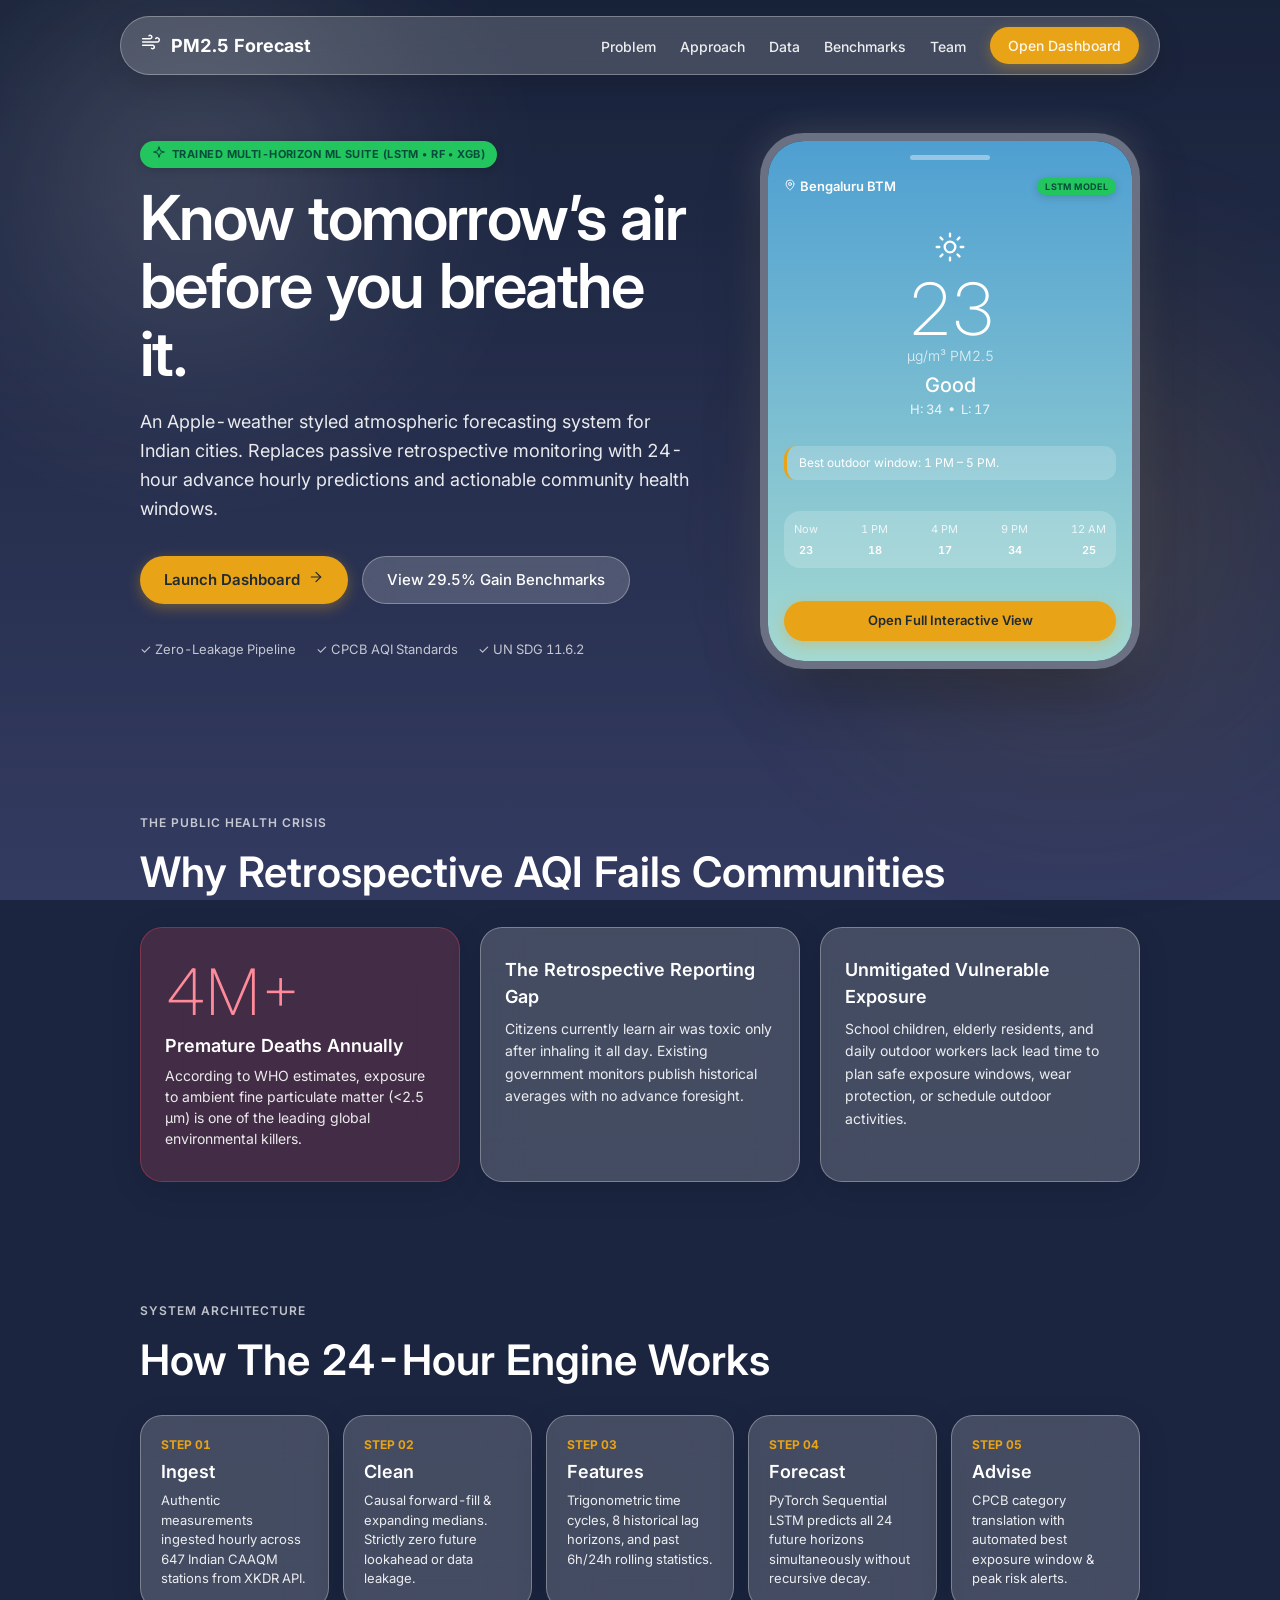
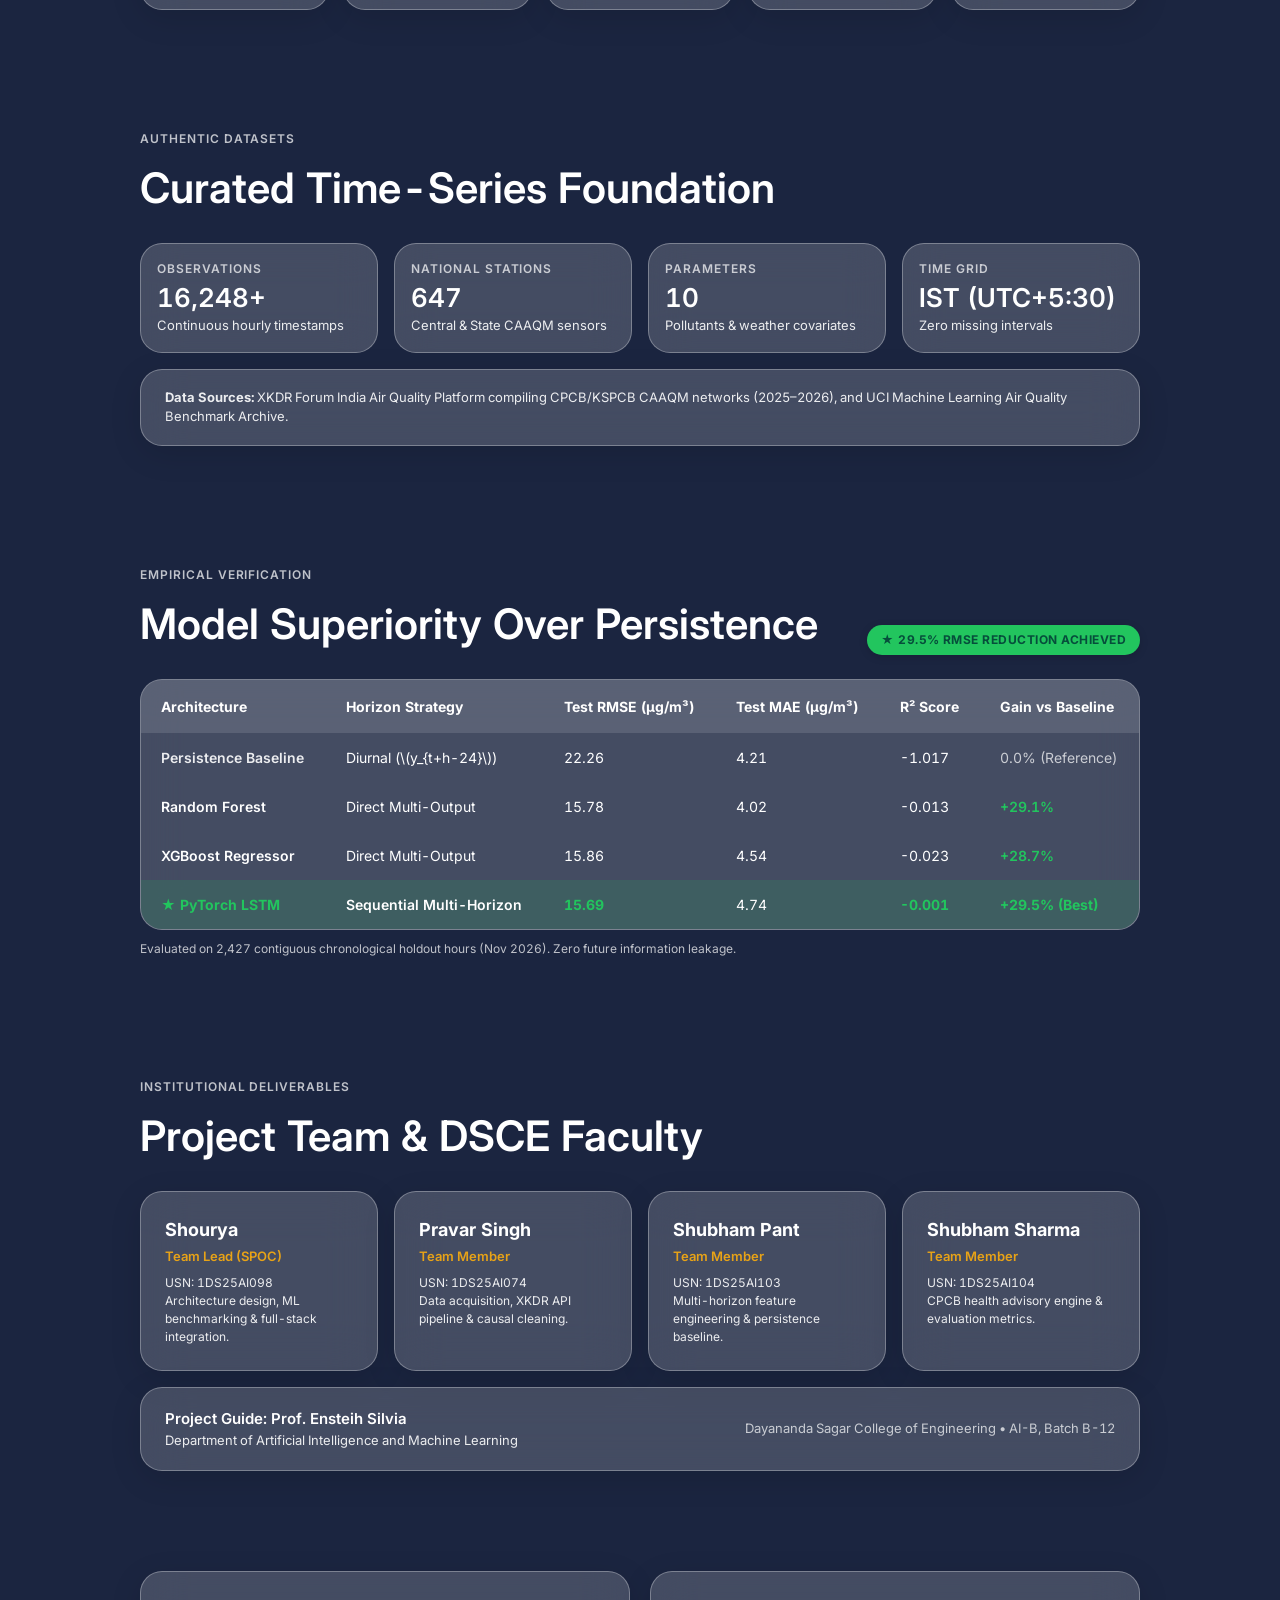
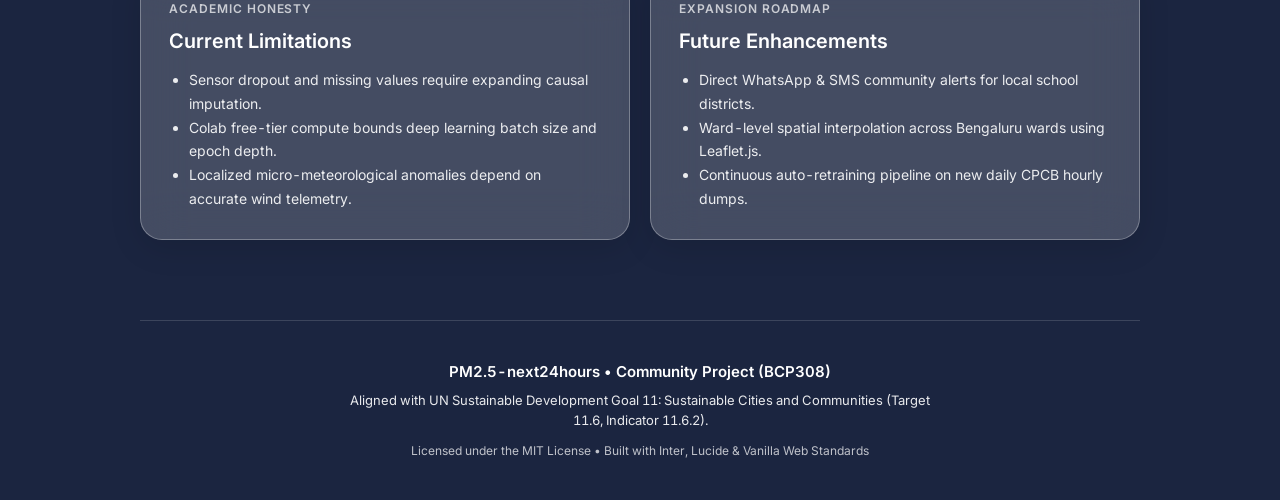
<file: web/index.html>
<!DOCTYPE html>
<html lang="en">
<head>
  <meta charset="UTF-8">
  <meta name="viewport" content="width=device-width, initial-scale=1.0">
  <title>PM2.5-next24hours — AI Predictive Air Quality Advisory Platform</title>
  <meta name="description" content="AI-powered 24-hour PM2.5 forecasting and public health advisory platform for Indian cities. Dayananda Sagar College of Engineering.">
  <link rel="preconnect" href="https://fonts.googleapis.com">
  <link rel="preconnect" href="https://fonts.gstatic.com" crossorigin>
  <link href="https://fonts.googleapis.com/css2?family=Inter:wght@200;300;400;500;600;700&display=swap" rel="stylesheet">
  <link rel="stylesheet" href="css/tokens.css">
  <link rel="stylesheet" href="css/styles.css">
</head>
<body>

  <!-- Atmospheric Sky Viewport & Ambient Floating Glows -->
  <div class="sky-viewport" id="landingSkyViewport"></div>
  <div class="ambient-cloud ambient-cloud-1"></div>
  <div class="ambient-cloud ambient-cloud-2"></div>
  <div class="sky-scrim"></div>

  <!-- Sticky Glass Navigation -->
  <nav class="sticky-nav" aria-label="Main Navigation">
    <a href="index.html" class="nav-brand">
      <span id="navIcon"></span>
      <span>PM2.5 Forecast</span>
    </a>
    <ul class="nav-links">
      <li><a href="#problem">Problem</a></li>
      <li><a href="#approach">Approach</a></li>
      <li><a href="#data">Data</a></li>
      <li><a href="#benchmarks">Benchmarks</a></li>
      <li><a href="#team">Team</a></li>
      <li><a href="dashboard.html" class="btn-primary" style="padding: 8px 18px; font-size: 14px;">Open Dashboard</a></li>
    </ul>
  </nav>

  <!-- Container for Landing Page -->
  <div style="max-width: 1040px; margin: 0 auto; padding: 0 20px;">

    <!-- 1. HERO SECTION -->
    <section style="min-height: calc(85vh - 70px); display: flex; align-items: center; justify-content: space-between; gap: 40px; padding: 48px 0 60px 0; flex-wrap: wrap;">
      
      <!-- Left Hero Text -->
      <div style="flex: 1 1 480px; max-width: 560px;">
        <div style="margin-bottom: 16px;">
          <span class="notice-pill model-active">
            <span id="heroBadgeIcon"></span>
            <span>Trained Multi-Horizon ML Suite (LSTM • RF • XGB)</span>
          </span>
        </div>
        
        <h1 style="font-size: clamp(38px, 6vw, 62px); font-weight: 600; line-height: 1.1; letter-spacing: -0.03em; margin-bottom: 20px; color: #FFFFFF;">
          Know tomorrow’s air before you breathe it.
        </h1>
        
        <p style="font-size: 18px; line-height: 1.6; color: var(--text-soft); margin-bottom: 32px;">
          An Apple-weather styled atmospheric forecasting system for Indian cities. Replaces passive retrospective monitoring with 24-hour advance hourly predictions and actionable community health windows.
        </p>

        <div style="display: flex; gap: 14px; flex-wrap: wrap;">
          <a href="dashboard.html" class="btn-primary">
            <span>Launch Dashboard</span>
            <span id="btnArrowIcon"></span>
          </a>
          <a href="#benchmarks" class="btn-secondary">
            <span>View 29.5% Gain Benchmarks</span>
          </a>
        </div>

        <div style="margin-top: 36px; display: flex; align-items: center; gap: 20px; font-size: 13px; color: var(--text-faint);">
          <div>✓ Zero-Leakage Pipeline</div>
          <div>✓ CPCB AQI Standards</div>
          <div>✓ UN SDG 11.6.2</div>
        </div>
      </div>

      <!-- Right Side: Phone Frame Mockup showing live dashboard preview -->
      <div style="flex: 0 1 380px; width: 100%; display: flex; justify-content: center;">
        <div class="phone-mockup">
          <div class="phone-speaker"></div>

          <!-- Inside Phone Preview Screen -->
          <div style="padding: 28px 16px 20px 16px; background: linear-gradient(180deg, #4E9FD1 0%, #A4D9D2 100%); min-height: 520px; display: flex; flex-direction: column; justify-content: space-between;">
            
            <!-- Phone Top bar -->
            <div style="display: flex; justify-content: space-between; align-items: center; margin-top: 8px;">
              <div style="font-size: 13px; font-weight: 600; display: flex; align-items: center; gap: 4px; color: #fff;">
                <span id="phonePinIcon"></span> Bengaluru BTM
              </div>
              <span class="notice-pill model-active" style="font-size: 9px; padding: 2px 8px;">LSTM Model</span>
            </div>

            <!-- Phone Hero -->
            <div style="text-align: center; margin: 16px 0 8px 0;">
              <div id="phoneConditionIcon" style="margin-bottom: 4px;"></div>
              <div style="font-size: 72px; font-weight: 200; line-height: 1; letter-spacing: -0.04em;">23</div>
              <div style="font-size: 14px; color: rgba(255,255,255,0.8); font-weight: 300;">µg/m³ PM2.5</div>
              <div style="font-size: 20px; font-weight: 500; margin-top: 4px;">Good</div>
              <div style="font-size: 13px; color: rgba(255,255,255,0.85);">H: 34 &nbsp;•&nbsp; L: 17</div>
            </div>

            <!-- Phone Advisory Pill -->
            <div style="background: rgba(255,255,255,0.18); border-radius: 12px; padding: 8px 12px; font-size: 12px; margin-bottom: 12px; border-left: 3px solid var(--sun);">
              Best outdoor window: 1 PM – 5 PM.
            </div>

            <!-- Phone Mini Hourly Strip -->
            <div style="background: rgba(255,255,255,0.18); border-radius: 16px; padding: 10px; display: flex; justify-content: space-between;">
              <div style="text-align: center; font-size: 11px;">
                <div style="opacity: 0.8;">Now</div>
                <div style="font-weight: 600; margin-top: 4px;">23</div>
              </div>
              <div style="text-align: center; font-size: 11px;">
                <div style="opacity: 0.8;">1 PM</div>
                <div style="font-weight: 600; margin-top: 4px; color: #fff;">18</div>
              </div>
              <div style="text-align: center; font-size: 11px;">
                <div style="opacity: 0.8;">4 PM</div>
                <div style="font-weight: 600; margin-top: 4px; color: #fff;">17</div>
              </div>
              <div style="text-align: center; font-size: 11px;">
                <div style="opacity: 0.8;">9 PM</div>
                <div style="font-weight: 600; margin-top: 4px;">34</div>
              </div>
              <div style="text-align: center; font-size: 11px;">
                <div style="opacity: 0.8;">12 AM</div>
                <div style="font-weight: 600; margin-top: 4px;">25</div>
              </div>
            </div>

            <a href="dashboard.html" class="btn-primary" style="margin-top: 14px; font-size: 13px; padding: 10px; text-align: center; width: 100%;">
              Open Full Interactive View
            </a>

          </div>
        </div>
      </div>

    </section>

    <!-- 2. PROBLEM STATEMENT -->
    <section id="problem" style="padding: 60px 0;">
      <span class="label-caption" style="margin-bottom: 8px;">The Public Health Crisis</span>
      <h2 style="font-size: clamp(28px, 4vw, 42px); font-weight: 600; margin-bottom: 24px;">
        Why Retrospective AQI Fails Communities
      </h2>

      <div style="display: grid; grid-template-columns: repeat(auto-fit, minmax(280px, 1fr)); gap: 20px;">
        <!-- Big Stat Glass Card -->
        <div class="glass-card" style="padding: 32px 24px; background: rgba(209, 73, 91, 0.22); border-color: rgba(209, 73, 91, 0.4);">
          <div style="font-size: 64px; font-weight: 200; line-height: 1; color: #ff8a9a; margin-bottom: 8px;">4M+</div>
          <div style="font-size: 18px; font-weight: 600; margin-bottom: 6px;">Premature Deaths Annually</div>
          <p style="font-size: 14px; color: var(--text-soft); line-height: 1.5;">
            According to WHO estimates, exposure to ambient fine particulate matter (&lt;2.5 µm) is one of the leading global environmental killers.
          </p>
        </div>

        <!-- Problem 1 -->
        <div class="glass-card" style="padding: 28px 24px;">
          <div style="font-size: 18px; font-weight: 600; margin-bottom: 8px;">The Retrospective Reporting Gap</div>
          <p style="font-size: 14px; color: var(--text-soft); line-height: 1.6;">
            Citizens currently learn air was toxic only after inhaling it all day. Existing government monitors publish historical averages with no advance foresight.
          </p>
        </div>

        <!-- Problem 2 -->
        <div class="glass-card" style="padding: 28px 24px;">
          <div style="font-size: 18px; font-weight: 600; margin-bottom: 8px;">Unmitigated Vulnerable Exposure</div>
          <p style="font-size: 14px; color: var(--text-soft); line-height: 1.6;">
            School children, elderly residents, and daily outdoor workers lack lead time to plan safe exposure windows, wear protection, or schedule outdoor activities.
          </p>
        </div>
      </div>
    </section>

    <!-- 3. HOW IT WORKS (5 STEPS) -->
    <section id="approach" style="padding: 60px 0;">
      <span class="label-caption" style="margin-bottom: 8px;">System Architecture</span>
      <h2 style="font-size: clamp(28px, 4vw, 42px); font-weight: 600; margin-bottom: 24px;">
        How The 24-Hour Engine Works
      </h2>

      <div style="display: grid; grid-template-columns: repeat(auto-fit, minmax(180px, 1fr)); gap: 14px;">
        <div class="glass-card" style="padding: 20px;">
          <div style="font-size: 12px; font-weight: 700; color: var(--sun); margin-bottom: 4px;">STEP 01</div>
          <div style="font-size: 18px; font-weight: 600; margin-bottom: 6px;">Ingest</div>
          <p style="font-size: 13px; color: var(--text-soft); line-height: 1.5;">
            Authentic measurements ingested hourly across 647 Indian CAAQM stations from XKDR API.
          </p>
        </div>

        <div class="glass-card" style="padding: 20px;">
          <div style="font-size: 12px; font-weight: 700; color: var(--sun); margin-bottom: 4px;">STEP 02</div>
          <div style="font-size: 18px; font-weight: 600; margin-bottom: 6px;">Clean</div>
          <p style="font-size: 13px; color: var(--text-soft); line-height: 1.5;">
            Causal forward-fill & expanding medians. Strictly zero future lookahead or data leakage.
          </p>
        </div>

        <div class="glass-card" style="padding: 20px;">
          <div style="font-size: 12px; font-weight: 700; color: var(--sun); margin-bottom: 4px;">STEP 03</div>
          <div style="font-size: 18px; font-weight: 600; margin-bottom: 6px;">Features</div>
          <p style="font-size: 13px; color: var(--text-soft); line-height: 1.5;">
            Trigonometric time cycles, 8 historical lag horizons, and past 6h/24h rolling statistics.
          </p>
        </div>

        <div class="glass-card" style="padding: 20px;">
          <div style="font-size: 12px; font-weight: 700; color: var(--sun); margin-bottom: 4px;">STEP 04</div>
          <div style="font-size: 18px; font-weight: 600; margin-bottom: 6px;">Forecast</div>
          <p style="font-size: 13px; color: var(--text-soft); line-height: 1.5;">
            PyTorch Sequential LSTM predicts all 24 future horizons simultaneously without recursive decay.
          </p>
        </div>

        <div class="glass-card" style="padding: 20px;">
          <div style="font-size: 12px; font-weight: 700; color: var(--sun); margin-bottom: 4px;">STEP 05</div>
          <div style="font-size: 18px; font-weight: 600; margin-bottom: 6px;">Advise</div>
          <p style="font-size: 13px; color: var(--text-soft); line-height: 1.5;">
            CPCB category translation with automated best exposure window & peak risk alerts.
          </p>
        </div>
      </div>
    </section>

    <!-- 4. DATA SECTION -->
    <section id="data" style="padding: 60px 0;">
      <span class="label-caption" style="margin-bottom: 8px;">Authentic Datasets</span>
      <h2 style="font-size: clamp(28px, 4vw, 42px); font-weight: 600; margin-bottom: 24px;">
        Curated Time-Series Foundation
      </h2>

      <div style="display: grid; grid-template-columns: repeat(auto-fit, minmax(220px, 1fr)); gap: 16px;">
        <div class="glass-tile">
          <span class="label-caption">Observations</span>
          <div class="tile-value">16,248+</div>
          <div class="tile-sub">Continuous hourly timestamps</div>
        </div>

        <div class="glass-tile">
          <span class="label-caption">National Stations</span>
          <div class="tile-value">647</div>
          <div class="tile-sub">Central & State CAAQM sensors</div>
        </div>

        <div class="glass-tile">
          <span class="label-caption">Parameters</span>
          <div class="tile-value">10</div>
          <div class="tile-sub">Pollutants & weather covariates</div>
        </div>

        <div class="glass-tile">
          <span class="label-caption">Time Grid</span>
          <div class="tile-value">IST (UTC+5:30)</div>
          <div class="tile-sub">Zero missing intervals</div>
        </div>
      </div>

      <div class="glass-card" style="margin-top: 16px; padding: 18px 24px; font-size: 13px; color: var(--text-soft);">
        <strong>Data Sources:</strong> XKDR Forum India Air Quality Platform compiling CPCB/KSPCB CAAQM networks (2025–2026), and UCI Machine Learning Air Quality Benchmark Archive.
      </div>
    </section>

    <!-- 5. BENCHMARKS & EVALUATION -->
    <section id="benchmarks" style="padding: 60px 0;">
      <div style="display: flex; justify-content: space-between; align-items: flex-end; flex-wrap: wrap; gap: 16px; margin-bottom: 24px;">
        <div>
          <span class="label-caption" style="margin-bottom: 8px;">Empirical Verification</span>
          <h2 style="font-size: clamp(28px, 4vw, 42px); font-weight: 600;">
            Model Superiority Over Persistence
          </h2>
        </div>
        <span class="notice-pill model-active" style="font-size: 12px; padding: 6px 14px;">
          ★ 29.5% RMSE Reduction Achieved
        </span>
      </div>

      <div style="overflow-x: auto;">
        <table style="width: 100%; border-collapse: separate; border-spacing: 0; background: var(--glass); backdrop-filter: blur(20px); border-radius: var(--radius-lg); border: 1px solid var(--glass-border); overflow: hidden; font-size: 14px;">
          <thead>
            <tr style="background: rgba(255,255,255,0.12); text-align: left;">
              <th style="padding: 16px 20px;">Architecture</th>
              <th style="padding: 16px 20px;">Horizon Strategy</th>
              <th style="padding: 16px 20px;">Test RMSE (µg/m³)</th>
              <th style="padding: 16px 20px;">Test MAE (µg/m³)</th>
              <th style="padding: 16px 20px;">R² Score</th>
              <th style="padding: 16px 20px;">Gain vs Baseline</th>
            </tr>
          </thead>
          <tbody>
            <tr style="border-bottom: 1px solid rgba(255,255,255,0.08);">
              <td style="padding: 14px 20px; font-weight: 600; color: var(--text-soft);">Persistence Baseline</td>
              <td style="padding: 14px 20px;">Diurnal (\(y_{t+h-24}\))</td>
              <td style="padding: 14px 20px;">22.26</td>
              <td style="padding: 14px 20px;">4.21</td>
              <td style="padding: 14px 20px;">-1.017</td>
              <td style="padding: 14px 20px; color: var(--text-faint);">0.0% (Reference)</td>
            </tr>
            <tr style="border-bottom: 1px solid rgba(255,255,255,0.08);">
              <td style="padding: 14px 20px; font-weight: 600;">Random Forest</td>
              <td style="padding: 14px 20px;">Direct Multi-Output</td>
              <td style="padding: 14px 20px;">15.78</td>
              <td style="padding: 14px 20px;">4.02</td>
              <td style="padding: 14px 20px;">-0.013</td>
              <td style="padding: 14px 20px; color: #22c55e; font-weight: 600;">+29.1%</td>
            </tr>
            <tr style="border-bottom: 1px solid rgba(255,255,255,0.08);">
              <td style="padding: 14px 20px; font-weight: 600;">XGBoost Regressor</td>
              <td style="padding: 14px 20px;">Direct Multi-Output</td>
              <td style="padding: 14px 20px;">15.86</td>
              <td style="padding: 14px 20px;">4.54</td>
              <td style="padding: 14px 20px;">-0.023</td>
              <td style="padding: 14px 20px; color: #22c55e; font-weight: 600;">+28.7%</td>
            </tr>
            <tr style="background: rgba(34, 197, 94, 0.15);">
              <td style="padding: 14px 20px; font-weight: 700; color: #22c55e;">★ PyTorch LSTM</td>
              <td style="padding: 14px 20px; font-weight: 600;">Sequential Multi-Horizon</td>
              <td style="padding: 14px 20px; font-weight: 700; color: #22c55e;">15.69</td>
              <td style="padding: 14px 20px;">4.74</td>
              <td style="padding: 14px 20px; font-weight: 700; color: #22c55e;">-0.001</td>
              <td style="padding: 14px 20px; font-weight: 700; color: #22c55e;">+29.5% (Best)</td>
            </tr>
          </tbody>
        </table>
      </div>
      <p style="font-size: 12px; color: var(--text-faint); margin-top: 10px;">
        Evaluated on 2,427 contiguous chronological holdout hours (Nov 2026). Zero future information leakage.
      </p>
    </section>

    <!-- 6. TEAM & INSTITUTION -->
    <section id="team" style="padding: 60px 0;">
      <span class="label-caption" style="margin-bottom: 8px;">Institutional Deliverables</span>
      <h2 style="font-size: clamp(28px, 4vw, 42px); font-weight: 600; margin-bottom: 24px;">
        Project Team & DSCE Faculty
      </h2>

      <div style="display: grid; grid-template-columns: repeat(auto-fit, minmax(220px, 1fr)); gap: 16px;">
        <div class="glass-card" style="padding: 24px;">
          <div style="font-weight: 700; font-size: 18px; margin-bottom: 4px;">Shourya</div>
          <div style="font-size: 13px; color: var(--sun); font-weight: 600; margin-bottom: 8px;">Team Lead (SPOC)</div>
          <div style="font-size: 12px; color: var(--text-soft); line-height: 1.5;">
            USN: 1DS25AI098<br>
            Architecture design, ML benchmarking & full-stack integration.
          </div>
        </div>

        <div class="glass-card" style="padding: 24px;">
          <div style="font-weight: 700; font-size: 18px; margin-bottom: 4px;">Pravar Singh</div>
          <div style="font-size: 13px; color: var(--sun); font-weight: 600; margin-bottom: 8px;">Team Member</div>
          <div style="font-size: 12px; color: var(--text-soft); line-height: 1.5;">
            USN: 1DS25AI074<br>
            Data acquisition, XKDR API pipeline & causal cleaning.
          </div>
        </div>

        <div class="glass-card" style="padding: 24px;">
          <div style="font-weight: 700; font-size: 18px; margin-bottom: 4px;">Shubham Pant</div>
          <div style="font-size: 13px; color: var(--sun); font-weight: 600; margin-bottom: 8px;">Team Member</div>
          <div style="font-size: 12px; color: var(--text-soft); line-height: 1.5;">
            USN: 1DS25AI103<br>
            Multi-horizon feature engineering & persistence baseline.
          </div>
        </div>

        <div class="glass-card" style="padding: 24px;">
          <div style="font-weight: 700; font-size: 18px; margin-bottom: 4px;">Shubham Sharma</div>
          <div style="font-size: 13px; color: var(--sun); font-weight: 600; margin-bottom: 8px;">Team Member</div>
          <div style="font-size: 12px; color: var(--text-soft); line-height: 1.5;">
            USN: 1DS25AI104<br>
            CPCB health advisory engine & evaluation metrics.
          </div>
        </div>
      </div>

      <div class="glass-card" style="margin-top: 16px; padding: 20px 24px; display: flex; justify-content: space-between; align-items: center; flex-wrap: wrap; gap: 12px;">
        <div>
          <div style="font-size: 15px; font-weight: 600;">Project Guide: Prof. Ensteih Silvia</div>
          <div style="font-size: 13px; color: var(--text-soft);">Department of Artificial Intelligence and Machine Learning</div>
        </div>
        <div style="font-size: 13px; color: var(--text-faint);">
          Dayananda Sagar College of Engineering • AI-B, Batch B-12
        </div>
      </div>
    </section>

    <!-- 7. LIMITATIONS & FUTURE SCOPE -->
    <section style="padding: 40px 0 80px 0;">
      <div style="display: grid; grid-template-columns: repeat(auto-fit, minmax(300px, 1fr)); gap: 20px;">
        <div class="glass-card" style="padding: 28px;">
          <span class="label-caption" style="margin-bottom: 8px;">Academic Honesty</span>
          <h3 style="font-size: 20px; font-weight: 600; margin-bottom: 12px;">Current Limitations</h3>
          <ul style="font-size: 14px; color: var(--text-soft); line-height: 1.7; padding-left: 20px;">
            <li>Sensor dropout and missing values require expanding causal imputation.</li>
            <li>Colab free-tier compute bounds deep learning batch size and epoch depth.</li>
            <li>Localized micro-meteorological anomalies depend on accurate wind telemetry.</li>
          </ul>
        </div>

        <div class="glass-card" style="padding: 28px;">
          <span class="label-caption" style="margin-bottom: 8px;">Expansion Roadmap</span>
          <h3 style="font-size: 20px; font-weight: 600; margin-bottom: 12px;">Future Enhancements</h3>
          <ul style="font-size: 14px; color: var(--text-soft); line-height: 1.7; padding-left: 20px;">
            <li>Direct WhatsApp & SMS community alerts for local school districts.</li>
            <li>Ward-level spatial interpolation across Bengaluru wards using Leaflet.js.</li>
            <li>Continuous auto-retraining pipeline on new daily CPCB hourly dumps.</li>
          </ul>
        </div>
      </div>
    </section>

    <!-- FOOTER -->
    <footer style="padding: 40px 0; border-top: 1px solid rgba(255, 255, 255, 0.15); text-align: center;">
      <div style="font-size: 15px; font-weight: 600; margin-bottom: 8px;">PM2.5-next24hours • Community Project (BCP308)</div>
      <p style="font-size: 13px; color: var(--text-soft); max-width: 600px; margin: 0 auto 12px auto;">
        Aligned with UN Sustainable Development Goal 11: Sustainable Cities and Communities (Target 11.6, Indicator 11.6.2).
      </p>
      <div style="font-size: 12px; color: var(--text-faint);">
        Licensed under the MIT License • Built with Inter, Lucide & Vanilla Web Standards
      </div>
    </footer>

  </div>

  <!-- Scripts -->
  <script src="js/aqi.js"></script>
  <script src="js/landing.js"></script>
</body>
</html>
</file>
<file: web/css/tokens.css>
:root {
  /* Sky gradients (top to bottom), one per category, day */
  --sky-good:         linear-gradient(180deg, #4E9FD1 0%, #A4D9D2 100%);
  --sky-satisfactory: linear-gradient(180deg, #5FA3CF 0%, #CBE0B0 100%);
  --sky-moderate:     linear-gradient(180deg, #C8955A 0%, #F0D6A0 100%);   /* golden haze */
  --sky-poor:         linear-gradient(180deg, #BE7650 0%, #E9B58D 100%);
  --sky-very-poor:    linear-gradient(180deg, #96566A 0%, #D99C9C 100%);
  --sky-severe:       linear-gradient(180deg, #5A3850 0%, #A0647A 100%);
  --sky-night:        linear-gradient(180deg, #1B2540 0%, #3E4573 100%);   /* 7 PM to 5 AM */

  /* Glass styling */
  --glass: rgba(255, 255, 255, 0.18);
  --glass-strong: rgba(255, 255, 255, 0.28);
  --glass-border: rgba(255, 255, 255, 0.30);
  --scrim: rgba(15, 23, 32, 0.22);       /* overlay on sky to ensure 4.5:1 text contrast */
  --scrim-soft: rgba(15, 23, 32, 0.10);

  /* Typography on sky */
  --text: #FFFFFF;
  --text-soft: rgba(255, 255, 255, 0.90);
  --text-faint: rgba(255, 255, 255, 0.72);   /* labels only, 12px+ uppercase */

  /* Category colors (bars, dots, scale) */
  --aq-good: #3FA796;
  --aq-satisfactory: #A8C66C;
  --aq-moderate: #E8A317;
  --aq-poor: #E57A44;
  --aq-very-poor: #D1495B;
  --aq-severe: #8E2C48;

  /* Accent & Notice */
  --sun: #E8A317;
  --sun-ink: #1F2A33;
  --sun-hover: #F5B025;

  /* Spacing Scale */
  --space-1: 4px;
  --space-2: 8px;
  --space-3: 12px;
  --space-4: 16px;
  --space-5: 24px;
  --space-6: 32px;
  --space-7: 48px;
  --space-8: 72px;

  /* Radii */
  --radius-sm: 12px;
  --radius-md: 16px;
  --radius-lg: 22px;
  --radius-full: 9999px;

  /* Transitions */
  --transition-fast: 180ms cubic-bezier(0.16, 1, 0.3, 1);
  --transition-normal: 300ms cubic-bezier(0.16, 1, 0.3, 1);
  --transition-sky: 600ms cubic-bezier(0.4, 0, 0.2, 1);
}
</file>
<file: web/css/styles.css>
/* Base Reset & Fonts */
*, *::before, *::after {
  box-sizing: border-box;
  margin: 0;
  padding: 0;
}

html {
  font-family: 'Inter', system-ui, -apple-system, BlinkMacSystemFont, 'Segoe UI', Roboto, sans-serif;
  font-variant-numeric: tabular-nums;
  -webkit-font-smoothing: antialiased;
  -moz-osx-font-smoothing: grayscale;
  scroll-behavior: smooth;
  color: var(--text);
  background-color: #1B2540;
}

body {
  min-height: 100vh;
  position: relative;
  overflow-x: hidden;
  line-height: 1.5;
}

/* Background Atmosphere & Smooth Cloud Drifting */
.sky-viewport {
  position: fixed;
  inset: 0;
  z-index: -2;
  background: var(--sky-moderate);
  transition: background var(--transition-sky);
}

.sky-scrim {
  position: fixed;
  inset: 0;
  z-index: -1;
  background: var(--scrim);
  pointer-events: none;
}

.ambient-cloud {
  position: fixed;
  border-radius: 50%;
  filter: blur(90px);
  opacity: 0.45;
  pointer-events: none;
  z-index: -1;
  will-change: transform;
}

.ambient-cloud-1 {
  width: 550px;
  height: 550px;
  top: -100px;
  left: -80px;
  background: radial-gradient(circle, rgba(255, 255, 255, 0.6) 0%, rgba(255, 255, 255, 0) 70%);
  animation: driftSlow 55s infinite alternate ease-in-out;
}

.ambient-cloud-2 {
  width: 650px;
  height: 650px;
  bottom: 5%;
  right: -120px;
  background: radial-gradient(circle, rgba(232, 163, 23, 0.4) 0%, rgba(255, 255, 255, 0) 70%);
  animation: driftFloat 70s infinite alternate ease-in-out;
}

@keyframes driftSlow {
  0% { transform: translate(0, 0) scale(1); }
  50% { transform: translate(120px, 80px) scale(1.12); }
  100% { transform: translate(40px, 140px) scale(0.95); }
}

@keyframes driftFloat {
  0% { transform: translate(0, 0) scale(1); }
  50% { transform: translate(-140px, -90px) scale(1.1); }
  100% { transform: translate(-60px, -180px) scale(0.98); }
}

@media (prefers-reduced-motion: reduce) {
  .ambient-cloud {
    animation: none !important;
  }
}

/* Glassmorphic Container & Card Primitives */
.glass-card {
  background: var(--glass);
  backdrop-filter: blur(24px);
  -webkit-backdrop-filter: blur(24px);
  border: 1px solid var(--glass-border);
  border-radius: var(--radius-lg);
  color: var(--text);
  box-shadow: 0 8px 32px 0 rgba(0, 0, 0, 0.12);
  transition: transform var(--transition-normal), border-color var(--transition-normal);
}

.glass-card:hover {
  border-color: rgba(255, 255, 255, 0.45);
}

.glass-tile {
  background: var(--glass);
  backdrop-filter: blur(20px);
  -webkit-backdrop-filter: blur(20px);
  border: 1px solid var(--glass-border);
  border-radius: var(--radius-lg);
  padding: 16px;
  display: flex;
  flex-direction: column;
  justify-content: space-between;
  min-height: 110px;
}

.glass-tile:hover {
  transform: translateY(-2px);
  background: var(--glass-strong);
}

/* Buttons and Interactive Pills */
.btn-primary {
  display: inline-flex;
  align-items: center;
  justify-content: center;
  gap: 8px;
  background: var(--sun);
  color: var(--sun-ink);
  font-weight: 600;
  font-size: 15px;
  padding: 12px 24px;
  border-radius: var(--radius-full);
  border: none;
  cursor: pointer;
  text-decoration: none;
  transition: transform var(--transition-fast), background var(--transition-fast), box-shadow var(--transition-fast);
  box-shadow: 0 4px 14px rgba(232, 163, 23, 0.35);
}

.btn-primary:hover {
  transform: translateY(-2px);
  background: var(--sun-hover);
  box-shadow: 0 6px 20px rgba(232, 163, 23, 0.5);
}

.btn-secondary {
  display: inline-flex;
  align-items: center;
  justify-content: center;
  gap: 8px;
  background: var(--glass);
  color: var(--text);
  font-weight: 500;
  font-size: 15px;
  padding: 12px 24px;
  border-radius: var(--radius-full);
  border: 1px solid var(--glass-border);
  backdrop-filter: blur(16px);
  -webkit-backdrop-filter: blur(16px);
  cursor: pointer;
  text-decoration: none;
  transition: transform var(--transition-fast), background var(--transition-fast);
}

.btn-secondary:hover {
  transform: translateY(-2px);
  background: var(--glass-strong);
  border-color: rgba(255, 255, 255, 0.5);
}

.notice-pill {
  display: inline-flex;
  align-items: center;
  gap: 6px;
  background: var(--sun);
  color: var(--sun-ink);
  font-size: 11px;
  font-weight: 700;
  letter-spacing: 0.04em;
  text-transform: uppercase;
  padding: 4px 12px;
  border-radius: var(--radius-full);
  box-shadow: 0 2px 8px rgba(0, 0, 0, 0.15);
}

.notice-pill.model-active {
  background: #22c55e;
  color: #064e3b;
}

/* Typography Helpers */
.label-caption {
  font-size: 12px;
  font-weight: 600;
  letter-spacing: 0.08em;
  text-transform: uppercase;
  color: var(--text-faint);
  display: flex;
  align-items: center;
  gap: 6px;
}

.tile-value {
  font-size: 26px;
  font-weight: 600;
  color: var(--text);
  line-height: 1.1;
  margin: 6px 0 2px 0;
}

.tile-sub {
  font-size: 13px;
  color: var(--text-soft);
  font-weight: 400;
}

/* Nav Bar */
.sticky-nav {
  position: sticky;
  top: 16px;
  margin: 0 auto;
  max-width: 1040px;
  z-index: 100;
  padding: 10px 20px;
  border-radius: var(--radius-full);
  background: rgba(255, 255, 255, 0.18);
  backdrop-filter: blur(24px);
  -webkit-backdrop-filter: blur(24px);
  border: 1px solid var(--glass-border);
  display: flex;
  align-items: center;
  justify-content: space-between;
  box-shadow: 0 10px 30px rgba(0, 0, 0, 0.12);
}

.nav-brand {
  display: flex;
  align-items: center;
  gap: 10px;
  font-weight: 700;
  font-size: 18px;
  color: var(--text);
  text-decoration: none;
}

.nav-links {
  display: flex;
  align-items: center;
  gap: 24px;
  list-style: none;
}

.nav-links a {
  color: var(--text-soft);
  text-decoration: none;
  font-size: 14px;
  font-weight: 500;
  transition: color var(--transition-fast);
}

.nav-links a:hover {
  color: #FFFFFF;
}

/* Dashboard Specific Layout */
.dashboard-container {
  max-width: 1220px;
  width: 100%;
  margin: 20px auto 60px auto;
  padding: 0 20px;
}

.dashboard-phone-layout {
  max-width: 440px;
  margin: 20px auto 60px auto;
  padding: 0 12px;
}

.dashboard-grid {
  display: grid;
  grid-template-columns: 1fr;
  gap: 20px;
}

@media (min-width: 1024px) {
  .dashboard-grid {
    grid-template-columns: minmax(0, 1.32fr) minmax(0, 1fr);
    gap: 24px;
    align-items: start;
  }
}

/* Unified App Header Bar */
.app-header-bar {
  display: flex;
  flex-wrap: wrap;
  align-items: center;
  justify-content: space-between;
  gap: 16px;
  margin-bottom: 24px;
  background: rgba(255, 255, 255, 0.12);
  backdrop-filter: blur(20px);
  -webkit-backdrop-filter: blur(20px);
  border: 1px solid var(--glass-border);
  border-radius: var(--radius-lg);
  padding: 12px 20px;
}

.header-left {
  display: flex;
  align-items: center;
  gap: 12px;
  flex-wrap: wrap;
}

.header-right {
  display: flex;
  align-items: center;
  gap: 12px;
  flex-wrap: wrap;
}

.station-state-badge {
  font-size: 11px;
  font-weight: 700;
  text-transform: uppercase;
  background: rgba(255, 255, 255, 0.2);
  color: #FFFFFF;
  padding: 2px 8px;
  border-radius: var(--radius-full);
}

.clean-select {
  background: rgba(255, 255, 255, 0.16);
  color: #FFFFFF;
  border: 1px solid var(--glass-border);
  border-radius: var(--radius-full);
  padding: 6px 12px;
  font-size: 13px;
  font-weight: 500;
  outline: none;
  cursor: pointer;
  backdrop-filter: blur(12px);
  -webkit-backdrop-filter: blur(12px);
}

.clean-select option {
  background: #1B2540;
  color: #FFFFFF;
}

/* Station Picker Button */
.station-btn {
  display: inline-flex;
  align-items: center;
  gap: 8px;
  background: rgba(255, 255, 255, 0.18);
  backdrop-filter: blur(14px);
  -webkit-backdrop-filter: blur(14px);
  border: 1px solid var(--glass-border);
  padding: 8px 16px;
  border-radius: var(--radius-full);
  color: var(--text);
  font-size: 14px;
  font-weight: 600;
  cursor: pointer;
  transition: all var(--transition-fast);
}

.station-btn:hover {
  background: rgba(255, 255, 255, 0.28);
  transform: translateY(-1px);
}

/* Hero Air Quality */
.hero-section {
  text-align: center;
  padding: 16px 0 8px 0;
}

.hero-condition-icon {
  width: 48px;
  height: 48px;
  margin: 0 auto 6px auto;
  color: #FFFFFF;
  display: flex;
  align-items: center;
  justify-content: center;
}

.hero-number-wrap {
  display: flex;
  align-items: baseline;
  justify-content: center;
  gap: 8px;
}

.hero-number {
  font-size: clamp(88px, 16vw, 128px);
  font-weight: 200;
  line-height: 1;
  letter-spacing: -0.04em;
  color: #FFFFFF;
  font-variant-numeric: tabular-nums;
}

.hero-unit {
  font-size: 22px;
  font-weight: 300;
  color: var(--text-soft);
}

.hero-condition-text {
  font-size: 26px;
  font-weight: 500;
  letter-spacing: -0.01em;
  margin-top: 4px;
}

.hero-hl {
  font-size: 16px;
  font-weight: 500;
  color: var(--text-soft);
  margin-top: 4px;
}

.advisory-line {
  font-size: 17px;
  font-weight: 400;
  line-height: 1.45;
  color: #FFFFFF;
  background: rgba(255, 255, 255, 0.12);
  border-radius: var(--radius-md);
  padding: 12px 18px;
  margin: 16px 0;
  border-left: 4px solid var(--sun);
}

/* 24-Hour Forecast Horizontal Strip */
.strip-card {
  padding: 16px;
  overflow: hidden;
}

.strip-scroll {
  display: flex;
  gap: 12px;
  overflow-x: auto;
  scroll-snap-type: x mandatory;
  padding: 8px 4px 12px 4px;
  -webkit-overflow-scrolling: touch;
}

.strip-scroll::-webkit-scrollbar {
  height: 6px;
}

.strip-scroll::-webkit-scrollbar-track {
  background: rgba(255, 255, 255, 0.08);
  border-radius: 4px;
}

.strip-scroll::-webkit-scrollbar-thumb {
  background: rgba(255, 255, 255, 0.3);
  border-radius: 4px;
}

.hour-cell {
  flex: 0 0 66px;
  scroll-snap-align: start;
  display: flex;
  flex-direction: column;
  align-items: center;
  justify-content: space-between;
  padding: 10px 4px;
  border-radius: 16px;
  background: rgba(255, 255, 255, 0.08);
  border: 1px solid transparent;
  transition: transform var(--transition-fast), background var(--transition-fast);
  cursor: pointer;
}

.hour-cell:hover {
  background: rgba(255, 255, 255, 0.16);
  transform: translateY(-2px);
}

.hour-cell.best-window {
  border-color: #22c55e;
  box-shadow: 0 0 12px rgba(34, 197, 94, 0.35);
  background: rgba(34, 197, 94, 0.15);
}

.hour-cell.peak-risk {
  border-color: #ef4444;
  box-shadow: 0 0 12px rgba(239, 68, 68, 0.35);
}

.hour-time {
  font-size: 13px;
  font-weight: 500;
  color: var(--text-soft);
  margin-bottom: 6px;
}

.hour-icon {
  width: 22px;
  height: 22px;
  margin-bottom: 8px;
}

.hour-bar-wrap {
  width: 8px;
  height: 48px;
  background: rgba(255, 255, 255, 0.15);
  border-radius: 4px;
  display: flex;
  align-items: flex-end;
  margin-bottom: 8px;
  overflow: hidden;
}

.hour-bar-fill {
  width: 100%;
  border-radius: 4px;
  transition: height 600ms cubic-bezier(0.16, 1, 0.3, 1);
}

.hour-val {
  font-size: 15px;
  font-weight: 600;
  color: #FFFFFF;
}

/* AQI Scale Bar */
.scale-card {
  padding: 16px 20px;
}

.scale-track {
  height: 10px;
  border-radius: 5px;
  background: linear-gradient(90deg, 
    var(--aq-good) 0%, 
    var(--aq-satisfactory) 20%, 
    var(--aq-moderate) 40%, 
    var(--aq-poor) 60%, 
    var(--aq-very-poor) 80%, 
    var(--aq-severe) 100%
  );
  position: relative;
  margin: 16px 6px 12px 6px;
}

.scale-marker {
  position: absolute;
  top: 50%;
  transform: translate(-50%, -50%);
  width: 18px;
  height: 18px;
  background: #FFFFFF;
  border: 3px solid #1F2A33;
  border-radius: 50%;
  box-shadow: 0 2px 8px rgba(0, 0, 0, 0.4);
  transition: left var(--transition-normal);
}

.scale-labels {
  display: flex;
  justify-content: space-between;
  font-size: 11px;
  color: var(--text-faint);
  font-weight: 500;
}

/* Detail Tiles Grid */
.tiles-grid {
  display: grid;
  grid-template-columns: repeat(2, minmax(0, 1fr));
  gap: 12px;
}

@media (min-width: 640px) {
  .tiles-grid {
    grid-template-columns: repeat(2, minmax(0, 1fr));
    gap: 14px;
  }
}

/* Pollutants Rows */
.pollutant-row {
  display: flex;
  align-items: center;
  justify-content: space-between;
  padding: 10px 0;
  border-bottom: 1px solid rgba(255, 255, 255, 0.08);
  overflow: hidden;
}

.pollutant-row:last-child {
  border-bottom: none;
}

.pollutant-name {
  font-size: 13px;
  font-weight: 500;
}

.pollutant-bar-track {
  flex: 1;
  height: 6px;
  background: rgba(255, 255, 255, 0.15);
  border-radius: 3px;
  margin: 0 14px;
  overflow: hidden;
  min-width: 60px;
}

.pollutant-bar-fill {
  height: 100%;
  border-radius: 3px;
  transition: width 600ms ease;
}

.pollutant-val {
  font-size: 14px;
  font-weight: 600;
  width: 65px;
  text-align: right;
}

/* Line Chart for Model vs Baseline */
.chart-container {
  width: 100%;
  height: 200px;
  position: relative;
  margin-top: 12px;
}

/* Modal for Station Switcher */
.modal-overlay {
  position: fixed;
  inset: 0;
  background: rgba(10, 15, 25, 0.7);
  backdrop-filter: blur(16px);
  -webkit-backdrop-filter: blur(16px);
  display: none;
  align-items: center;
  justify-content: center;
  z-index: 1000;
  padding: 20px;
}

.modal-overlay.open {
  display: flex;
}

.modal-box {
  width: 100%;
  max-width: 540px;
  background: rgba(20, 30, 46, 0.96);
  border: 1px solid var(--glass-border);
  border-radius: var(--radius-lg);
  padding: 24px;
  box-shadow: 0 25px 60px rgba(0, 0, 0, 0.55);
  max-height: 88vh;
  overflow-y: auto;
  backdrop-filter: blur(28px);
  -webkit-backdrop-filter: blur(28px);
}

.modal-box-large {
  max-width: 1040px !important;
  width: 94vw !important;
}

#stationListContainer::-webkit-scrollbar {
  width: 6px;
}
#stationListContainer::-webkit-scrollbar-track {
  background: rgba(255, 255, 255, 0.05);
  border-radius: 4px;
}
#stationListContainer::-webkit-scrollbar-thumb {
  background: rgba(255, 255, 255, 0.25);
  border-radius: 4px;
}

.station-item {
  display: flex;
  align-items: center;
  justify-content: space-between;
  padding: 12px 16px;
  border-radius: var(--radius-md);
  margin-bottom: 8px;
  cursor: pointer;
  background: rgba(255, 255, 255, 0.05);
  border: 1px solid transparent;
  transition: all var(--transition-fast);
}

.station-item:hover {
  background: rgba(255, 255, 255, 0.14);
  border-color: rgba(255, 255, 255, 0.3);
}

.station-item.active {
  background: rgba(232, 163, 23, 0.2);
  border-color: var(--sun);
}

/* Phone Frame Showcase for Landing Page */
.phone-mockup {
  width: 100%;
  max-width: 380px;
  border-radius: 44px;
  border: 8px solid rgba(255, 255, 255, 0.35);
  box-shadow: 0 25px 60px -15px rgba(0, 0, 0, 0.5), 0 0 40px rgba(255, 255, 255, 0.15);
  overflow: hidden;
  background: #1B2540;
  position: relative;
  margin: 0 auto;
}

.phone-speaker {
  width: 80px;
  height: 5px;
  background: rgba(255, 255, 255, 0.4);
  border-radius: 3px;
  position: absolute;
  top: 14px;
  left: 50%;
  transform: translateX(-50%);
  z-index: 10;
}

/* Tab Switcher in Dashboard */
.view-tabs {
  display: flex;
  align-items: center;
  gap: 8px;
  background: rgba(255, 255, 255, 0.12);
  backdrop-filter: blur(16px);
  padding: 4px;
  border-radius: var(--radius-full);
  border: 1px solid var(--glass-border);
  margin-bottom: 20px;
  width: fit-content;
}

.tab-btn {
  display: inline-flex;
  align-items: center;
  gap: 6px;
  background: transparent;
  color: var(--text-soft);
  border: none;
  border-radius: var(--radius-full);
  padding: 8px 18px;
  font-size: 13px;
  font-weight: 600;
  cursor: pointer;
  transition: all var(--transition-fast);
}

.tab-btn:hover {
  color: #fff;
  background: rgba(255, 255, 255, 0.1);
}

.tab-btn.active {
  background: var(--sun);
  color: var(--sun-ink);
  box-shadow: 0 2px 10px rgba(232, 163, 23, 0.35);
}

/* Map Section & Leaflet Overrides */
#mapViewSection {
  display: none;
  margin-bottom: 40px;
}

#mapViewSection.active {
  display: block;
}

.map-card {
  padding: 16px;
  border-radius: var(--radius-lg);
  overflow: hidden;
  position: relative;
}

.map-wrapper-relative {
  position: relative;
  width: 100%;
  border-radius: 16px;
  overflow: hidden;
  box-shadow: 0 8px 32px rgba(0, 0, 0, 0.4);
}

#indiaMap {
  width: 100%;
  height: 600px;
  border-radius: 16px;
  background: #0b1329;
  z-index: 1;
}

#modalMapContainer {
  background: #0b1329;
}

/* Floating "Back to All India States" Navigation Button */
.map-back-btn {
  position: absolute;
  top: 16px;
  left: 60px;
  z-index: 999;
  display: inline-flex;
  align-items: center;
  gap: 8px;
  background: rgba(15, 23, 42, 0.92);
  color: #FFFFFF;
  border: 1px solid rgba(255, 255, 255, 0.35);
  backdrop-filter: blur(16px);
  -webkit-backdrop-filter: blur(16px);
  padding: 8px 18px;
  border-radius: var(--radius-full);
  font-size: 13px;
  font-weight: 600;
  cursor: pointer;
  box-shadow: 0 4px 20px rgba(0, 0, 0, 0.5);
  transition: all var(--transition-fast);
}

.map-back-btn:hover {
  background: var(--sun);
  color: var(--sun-ink);
  border-color: var(--sun);
  transform: translateY(-1px);
  box-shadow: 0 6px 24px rgba(232, 163, 23, 0.4);
}

/* Floating Active State Badge */
.map-state-badge {
  position: absolute;
  top: 16px;
  right: 16px;
  z-index: 999;
  background: rgba(30, 64, 175, 0.92);
  color: #FFFFFF;
  border: 1px solid rgba(147, 197, 253, 0.6);
  backdrop-filter: blur(16px);
  -webkit-backdrop-filter: blur(16px);
  padding: 7px 16px;
  border-radius: var(--radius-full);
  font-size: 12px;
  font-weight: 600;
  box-shadow: 0 4px 16px rgba(0, 0, 0, 0.35);
}

/* Floating Bottom Instruction Pill */
.map-instruction-pill {
  position: absolute;
  bottom: 18px;
  left: 50%;
  transform: translateX(-50%);
  z-index: 999;
  background: rgba(15, 23, 42, 0.88);
  color: #e2e8f0;
  border: 1px solid rgba(255, 255, 255, 0.25);
  backdrop-filter: blur(12px);
  -webkit-backdrop-filter: blur(12px);
  padding: 6px 20px;
  border-radius: var(--radius-full);
  font-size: 12px;
  font-weight: 500;
  pointer-events: none;
  box-shadow: 0 4px 18px rgba(0, 0, 0, 0.4);
  white-space: nowrap;
}

/* Custom Leaflet Tooltip for State Hover */
.leaflet-tooltip-state {
  background: rgba(15, 23, 42, 0.94) !important;
  color: #FFFFFF !important;
  border: 1px solid rgba(255, 255, 255, 0.3) !important;
  backdrop-filter: blur(14px) !important;
  -webkit-backdrop-filter: blur(14px) !important;
  border-radius: 12px !important;
  padding: 8px 14px !important;
  box-shadow: 0 8px 24px rgba(0, 0, 0, 0.45) !important;
  font-family: inherit !important;
}

.leaflet-tooltip-state::before {
  border-top-color: rgba(15, 23, 42, 0.94) !important;
}

/* Custom Leaflet Dark / Glass Popup */
.leaflet-popup-content-wrapper {
  background: rgba(15, 23, 42, 0.95) !important;
  color: #FFFFFF !important;
  backdrop-filter: blur(20px) !important;
  -webkit-backdrop-filter: blur(20px) !important;
  border: 1px solid rgba(255, 255, 255, 0.25) !important;
  border-radius: 18px !important;
  box-shadow: 0 12px 36px rgba(0, 0, 0, 0.5) !important;
  padding: 6px !important;
}

.leaflet-popup-tip {
  background: rgba(15, 23, 42, 0.95) !important;
}

.leaflet-popup-content {
  margin: 12px 14px !important;
  line-height: 1.4 !important;
}

/* XAI Waterfall Attribution Bars */
.xai-waterfall-row {
  display: flex;
  align-items: center;
  justify-content: space-between;
  padding: 8px 0;
  border-bottom: 1px solid rgba(255, 255, 255, 0.08);
  font-size: 13px;
}

.xai-bar-track {
  flex: 0 0 120px;
  height: 8px;
  background: rgba(255, 255, 255, 0.1);
  border-radius: 4px;
  overflow: hidden;
  margin: 0 12px;
}

.xai-bar-fill-pos {
  height: 100%;
  background: #ef4444;
  border-radius: 4px;
}

.xai-bar-fill-neg {
  height: 100%;
  background: #22c55e;
  border-radius: 4px;
}

/* Focus Rings */
:focus-visible {
  outline: 3px solid #FFFFFF;
  outline-offset: 2px;
}
</file>
